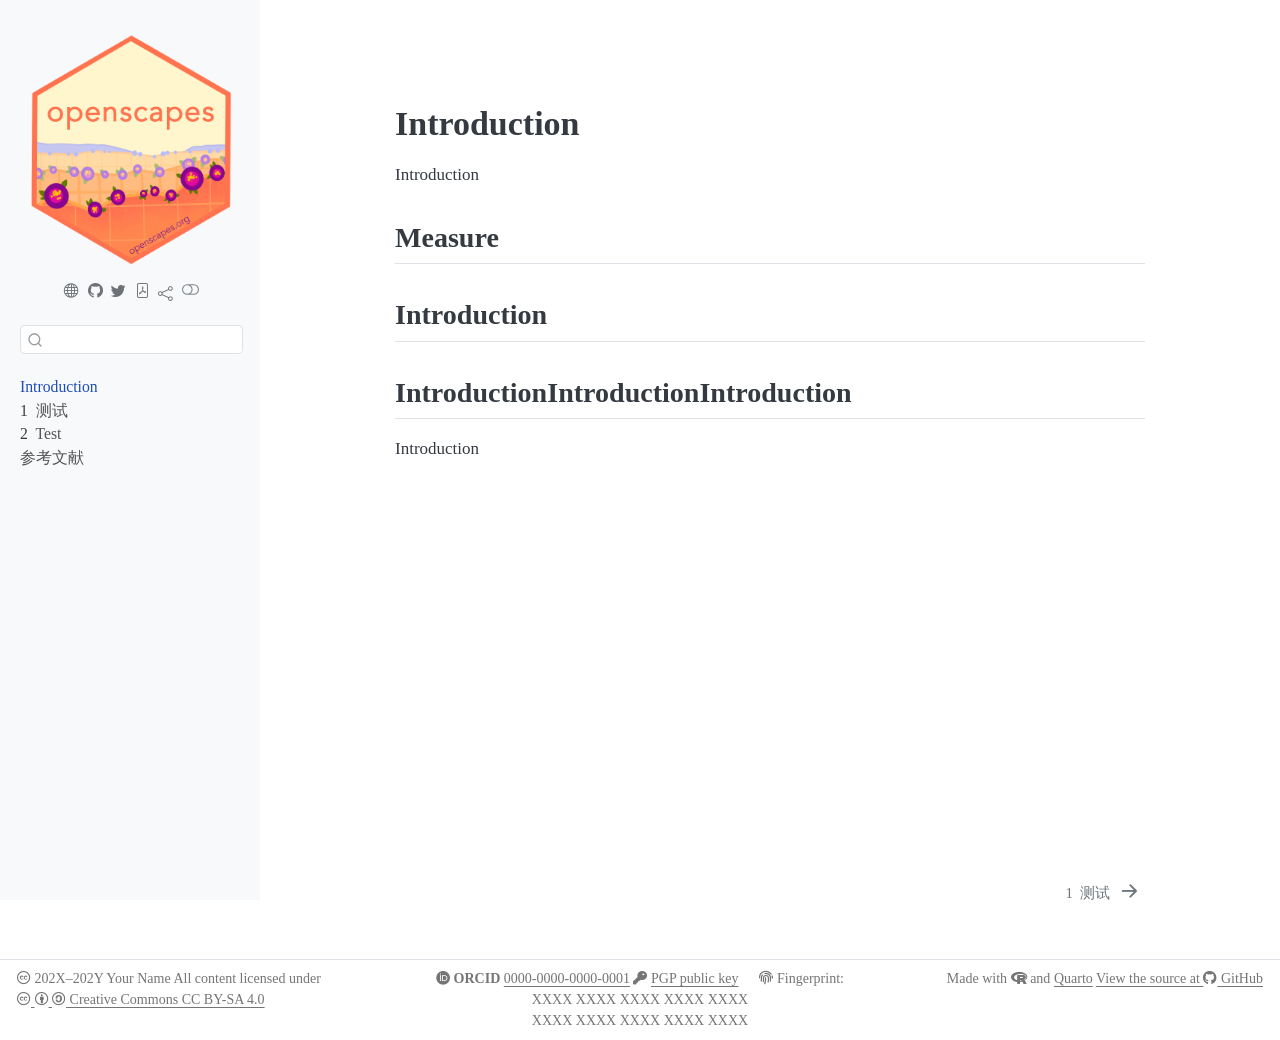
<file: _book/index.html>
<!DOCTYPE html>
<html xmlns="http://www.w3.org/1999/xhtml" lang="zh-Hans" xml:lang="zh-Hans"><head>

<meta charset="utf-8">
<meta name="generator" content="quarto-1.9.36">

<meta name="viewport" content="width=device-width, initial-scale=1.0, user-scalable=yes">

<meta name="author" content="Your Name">

<title>概率论讲义</title>
<style>
/* Default styles provided by pandoc.
** See https://pandoc.org/MANUAL.html#variables-for-html for config info.
*/
code{white-space: pre-wrap;}
span.smallcaps{font-variant: small-caps;}
div.columns{display: flex; gap: min(4vw, 1.5em);}
div.column{flex: auto; overflow-x: auto;}
div.hanging-indent{margin-left: 1.5em; text-indent: -1.5em;}
ul.task-list{list-style: none;}
ul.task-list li input[type="checkbox"] {
  width: 0.8em;
  margin: 0 0.8em 0.2em -1em; /* quarto-specific, see https://github.com/quarto-dev/quarto-cli/issues/4556 */ 
  vertical-align: middle;
}
</style>


<script src="site_libs/quarto-nav/quarto-nav.js"></script>
<script src="site_libs/clipboard/clipboard.min.js"></script>
<script src="site_libs/quarto-search/autocomplete.umd.js"></script>
<script src="site_libs/quarto-search/fuse.min.js"></script>
<script src="site_libs/quarto-search/quarto-search.js"></script>
<meta name="quarto:offset" content="./">
<link href="./chap1.html" rel="next">
<script src="site_libs/quarto-html/quarto.js" type="module"></script>
<script src="site_libs/quarto-html/tabsets/tabsets.js" type="module"></script>
<script src="site_libs/quarto-html/popper.min.js"></script>
<script src="site_libs/quarto-html/tippy.umd.min.js"></script>
<script src="site_libs/quarto-html/anchor.min.js"></script>
<link href="site_libs/quarto-html/tippy.css" rel="stylesheet">
<link href="site_libs/quarto-html/quarto-syntax-highlighting-845c23b38eaddc0f92fda52bfe77a8c8.css" rel="stylesheet" class="quarto-color-scheme" id="quarto-text-highlighting-styles">
<link href="site_libs/quarto-html/quarto-syntax-highlighting-dark-f418161beb48e0141c760e455f12af2c.css" rel="stylesheet" class="quarto-color-scheme quarto-color-alternate" id="quarto-text-highlighting-styles">
<link href="site_libs/quarto-html/quarto-syntax-highlighting-845c23b38eaddc0f92fda52bfe77a8c8.css" rel="stylesheet" class="quarto-color-scheme-extra" id="quarto-text-highlighting-styles">
<script src="site_libs/bootstrap/bootstrap.min.js"></script>
<link href="site_libs/bootstrap/bootstrap-icons.css" rel="stylesheet">
<link href="site_libs/bootstrap/bootstrap-f30070416b0becb2d32f534169d3247e.min.css" rel="stylesheet" append-hash="true" class="quarto-color-scheme" id="quarto-bootstrap" data-mode="light">
<link href="site_libs/bootstrap/bootstrap-dark-75181de6992e4b494e0abd6e3d39df94.min.css" rel="stylesheet" append-hash="true" class="quarto-color-scheme quarto-color-alternate" id="quarto-bootstrap" data-mode="dark">
<link href="site_libs/bootstrap/bootstrap-f30070416b0becb2d32f534169d3247e.min.css" rel="stylesheet" append-hash="true" class="quarto-color-scheme-extra" id="quarto-bootstrap" data-mode="light">
<link href="site_libs/quarto-contrib/fontawesome6-0.1.0/all.css" rel="stylesheet">
<link href="site_libs/quarto-contrib/fontawesome6-0.1.0/latex-fontsize.css" rel="stylesheet">
<script id="quarto-search-options" type="application/json">{
  "location": "sidebar",
  "copy-button": false,
  "collapse-after": 3,
  "panel-placement": "start",
  "type": "textbox",
  "limit": 50,
  "keyboard-shortcut": [
    "f",
    "/",
    "s"
  ],
  "show-item-context": false,
  "language": {
    "search-no-results-text": "没有结果",
    "search-matching-documents-text": "匹配的文档",
    "search-copy-link-title": "复制搜索链接",
    "search-hide-matches-text": "隐藏其它匹配结果",
    "search-more-match-text": "更多匹配结果",
    "search-more-matches-text": "更多匹配结果",
    "search-clear-button-title": "清除",
    "search-text-placeholder": "",
    "search-detached-cancel-button-title": "取消",
    "search-submit-button-title": "提交",
    "search-label": "搜索"
  }
}</script>


<link rel="stylesheet" href="styles.css">
</head>

<body class="nav-sidebar docked fullcontent quarto-light"><script id="quarto-html-before-body" type="application/javascript">
    const toggleBodyColorMode = (bsSheetEl) => {
      const mode = bsSheetEl.getAttribute("data-mode");
      const bodyEl = window.document.querySelector("body");
      if (mode === "dark") {
        bodyEl.classList.add("quarto-dark");
        bodyEl.classList.remove("quarto-light");
      } else {
        bodyEl.classList.add("quarto-light");
        bodyEl.classList.remove("quarto-dark");
      }
    }
    const toggleBodyColorPrimary = () => {
      const bsSheetEl = window.document.querySelector("link#quarto-bootstrap:not([rel=disabled-stylesheet])");
      if (bsSheetEl) {
        toggleBodyColorMode(bsSheetEl);
      }
    }
    const setColorSchemeToggle = (alternate) => {
      const toggles = window.document.querySelectorAll('.quarto-color-scheme-toggle');
      for (let i=0; i < toggles.length; i++) {
        const toggle = toggles[i];
        if (toggle) {
          if (alternate) {
            toggle.classList.add("alternate");
          } else {
            toggle.classList.remove("alternate");
          }
        }
      }
    };
    const toggleColorMode = (alternate) => {
      // Switch the stylesheets
      const primaryStylesheets = window.document.querySelectorAll('link.quarto-color-scheme:not(.quarto-color-alternate)');
      const alternateStylesheets = window.document.querySelectorAll('link.quarto-color-scheme.quarto-color-alternate');
      manageTransitions('#quarto-margin-sidebar .nav-link', false);
      if (alternate) {
        // note: dark is layered on light, we don't disable primary!
        enableStylesheet(alternateStylesheets);
        for (const sheetNode of alternateStylesheets) {
          if (sheetNode.id === "quarto-bootstrap") {
            toggleBodyColorMode(sheetNode);
          }
        }
      } else {
        disableStylesheet(alternateStylesheets);
        enableStylesheet(primaryStylesheets)
        toggleBodyColorPrimary();
      }
      manageTransitions('#quarto-margin-sidebar .nav-link', true);
      // Switch the toggles
      setColorSchemeToggle(alternate)
      // Hack to workaround the fact that safari doesn't
      // properly recolor the scrollbar when toggling (#1455)
      if (navigator.userAgent.indexOf('Safari') > 0 && navigator.userAgent.indexOf('Chrome') == -1) {
        manageTransitions("body", false);
        window.scrollTo(0, 1);
        setTimeout(() => {
          window.scrollTo(0, 0);
          manageTransitions("body", true);
        }, 40);
      }
    }
    const disableStylesheet = (stylesheets) => {
      for (let i=0; i < stylesheets.length; i++) {
        const stylesheet = stylesheets[i];
        stylesheet.rel = 'disabled-stylesheet';
      }
    }
    const enableStylesheet = (stylesheets) => {
      for (let i=0; i < stylesheets.length; i++) {
        const stylesheet = stylesheets[i];
        if(stylesheet.rel !== 'stylesheet') { // for Chrome, which will still FOUC without this check
          stylesheet.rel = 'stylesheet';
        }
      }
    }
    const manageTransitions = (selector, allowTransitions) => {
      const els = window.document.querySelectorAll(selector);
      for (let i=0; i < els.length; i++) {
        const el = els[i];
        if (allowTransitions) {
          el.classList.remove('notransition');
        } else {
          el.classList.add('notransition');
        }
      }
    }
    const isFileUrl = () => {
      return window.location.protocol === 'file:';
    }
    const hasAlternateSentinel = () => {
      let styleSentinel = getColorSchemeSentinel();
      if (styleSentinel !== null) {
        return styleSentinel === "alternate";
      } else {
        return false;
      }
    }
    const setStyleSentinel = (alternate) => {
      const value = alternate ? "alternate" : "default";
      if (!isFileUrl()) {
        window.localStorage.setItem("quarto-color-scheme", value);
      } else {
        localAlternateSentinel = value;
      }
    }
    const getColorSchemeSentinel = () => {
      if (!isFileUrl()) {
        const storageValue = window.localStorage.getItem("quarto-color-scheme");
        return storageValue != null ? storageValue : localAlternateSentinel;
      } else {
        return localAlternateSentinel;
      }
    }
    const toggleGiscusIfUsed = (isAlternate, darkModeDefault) => {
      const baseTheme = document.querySelector('#giscus-base-theme')?.value ?? 'light';
      const alternateTheme = document.querySelector('#giscus-alt-theme')?.value ?? 'dark';
      let newTheme = '';
      if(authorPrefersDark) {
        newTheme = isAlternate ? baseTheme : alternateTheme;
      } else {
        newTheme = isAlternate ? alternateTheme : baseTheme;
      }
      const changeGiscusTheme = () => {
        // From: https://github.com/giscus/giscus/issues/336
        const sendMessage = (message) => {
          const iframe = document.querySelector('iframe.giscus-frame');
          if (!iframe) return;
          iframe.contentWindow.postMessage({ giscus: message }, 'https://giscus.app');
        }
        sendMessage({
          setConfig: {
            theme: newTheme
          }
        });
      }
      const isGiscussLoaded = window.document.querySelector('iframe.giscus-frame') !== null;
      if (isGiscussLoaded) {
        changeGiscusTheme();
      }
    };
    const authorPrefersDark = false;
    const darkModeDefault = authorPrefersDark;
      document.querySelector('link#quarto-text-highlighting-styles.quarto-color-scheme-extra').rel = 'disabled-stylesheet';
      document.querySelector('link#quarto-bootstrap.quarto-color-scheme-extra').rel = 'disabled-stylesheet';
    let localAlternateSentinel = darkModeDefault ? 'alternate' : 'default';
    // Dark / light mode switch
    window.quartoToggleColorScheme = () => {
      // Read the current dark / light value
      let toAlternate = !hasAlternateSentinel();
      toggleColorMode(toAlternate);
      setStyleSentinel(toAlternate);
      toggleGiscusIfUsed(toAlternate, darkModeDefault);
      window.dispatchEvent(new Event('resize'));
    };
    // Switch to dark mode if need be
    if (hasAlternateSentinel()) {
      toggleColorMode(true);
    } else {
      toggleColorMode(false);
    }
  </script>

<div id="quarto-search-results"></div>
  <header id="quarto-header" class="headroom fixed-top">
  <nav class="quarto-secondary-nav">
    <div class="container-fluid d-flex">
      <button type="button" class="quarto-btn-toggle btn" data-bs-toggle="collapse" role="button" data-bs-target=".quarto-sidebar-collapse-item" aria-controls="quarto-sidebar" aria-expanded="false" aria-label="展开或折叠侧边栏导航" onclick="if (window.quartoToggleHeadroom) { window.quartoToggleHeadroom(); }">
        <i class="bi bi-layout-text-sidebar-reverse"></i>
      </button>
        <nav class="quarto-page-breadcrumbs" aria-label="breadcrumb"><ol class="breadcrumb"><li class="breadcrumb-item"><a href="./index.html">Introduction</a></li></ol></nav>
        <a class="flex-grow-1" role="navigation" data-bs-toggle="collapse" data-bs-target=".quarto-sidebar-collapse-item" aria-controls="quarto-sidebar" aria-expanded="false" aria-label="展开或折叠侧边栏导航" onclick="if (window.quartoToggleHeadroom) { window.quartoToggleHeadroom(); }">      
        </a>
      <button type="button" class="btn quarto-search-button" aria-label="搜索" onclick="window.quartoOpenSearch();">
        <i class="bi bi-search"></i>
      </button>
    </div>
  </nav>
</header>
<!-- content -->
<div id="quarto-content" class="quarto-container page-columns page-rows-contents page-layout-article">
<!-- sidebar -->
  <nav id="quarto-sidebar" class="sidebar collapse collapse-horizontal quarto-sidebar-collapse-item sidebar-navigation docked overflow-auto">
    <div class="pt-lg-2 mt-2 text-center sidebar-header sidebar-header-stacked">
      <a href="./index.html" class="sidebar-logo-link">
      <img src="./images/openscapes_hex.png" alt="Openscapes hex logo (test)" class="sidebar-logo light-content py-0 d-lg-inline d-none">
      <img src="./images/openscapes_hex.png" alt="Openscapes hex logo (test)" class="sidebar-logo dark-content py-0 d-lg-inline d-none">
      </a>
    <div class="sidebar-title mb-0 py-0">
      <a href="./">概率论讲义</a> 
        <div class="sidebar-tools-main tools-wide">
    <a href="https://your-website.com" title="Your Website" class="quarto-navigation-tool px-1" aria-label="Your Website"><i class="bi bi-globe"></i></a>
    <a href="https://github.com/yourusername/yourrepo" title="" class="quarto-navigation-tool px-1" aria-label=""><i class="bi bi-github"></i></a>
    <a href="https://twitter.com/yourusername" title="My Twitter" class="quarto-navigation-tool px-1" aria-label="My Twitter"><i class="bi bi-twitter"></i></a>
    <a href="./概率论讲义.pdf" title="Download PDF" class="quarto-navigation-tool px-1" aria-label="Download PDF"><i class="bi bi-file-pdf"></i></a>
    <div class="dropdown">
      <a href="" title="Share" id="quarto-navigation-tool-dropdown-0" class="quarto-navigation-tool dropdown-toggle px-1" data-bs-toggle="dropdown" aria-expanded="false" role="link" aria-label="Share"><i class="bi bi-share"></i></a>
      <ul class="dropdown-menu" aria-labelledby="quarto-navigation-tool-dropdown-0">
          <li>
            <a class="dropdown-item sidebar-tools-main-item" href="https://twitter.com/intent/tweet?url=|url|">
              <i class="bi bi-twitter pe-1"></i>
            Twitter
            </a>
          </li>
          <li>
            <a class="dropdown-item sidebar-tools-main-item" href="https://www.facebook.com/sharer/sharer.php?u=|url|">
              <i class="bi bi-facebook pe-1"></i>
            Facebook
            </a>
          </li>
      </ul>
    </div>
  <a href="" class="quarto-color-scheme-toggle quarto-navigation-tool  px-1" onclick="window.quartoToggleColorScheme(); return false;" title="切换深色模式"><i class="bi"></i></a>
</div>
    </div>
      </div>
        <div class="mt-2 flex-shrink-0 align-items-center">
        <div class="sidebar-search">
        <div id="quarto-search" class="" title="搜索"></div>
        </div>
        </div>
    <div class="sidebar-menu-container"> 
    <ul class="list-unstyled mt-1">
        <li class="sidebar-item">
  <div class="sidebar-item-container"> 
  <a href="./index.html" class="sidebar-item-text sidebar-link active">
 <span class="menu-text">Introduction</span></a>
  </div>
</li>
        <li class="sidebar-item">
  <div class="sidebar-item-container"> 
  <a href="./chap1.html" class="sidebar-item-text sidebar-link">
 <span class="menu-text"><span class="chapter-number">1</span>&nbsp; <span class="chapter-title">测试</span></span></a>
  </div>
</li>
        <li class="sidebar-item">
  <div class="sidebar-item-container"> 
  <a href="./chap2.html" class="sidebar-item-text sidebar-link">
 <span class="menu-text"><span class="chapter-number">2</span>&nbsp; <span class="chapter-title">Test</span></span></a>
  </div>
</li>
        <li class="sidebar-item">
  <div class="sidebar-item-container"> 
  <a href="./ref.html" class="sidebar-item-text sidebar-link">
 <span class="menu-text">参考文献</span></a>
  </div>
</li>
    </ul>
    </div>
</nav>
<div id="quarto-sidebar-glass" class="quarto-sidebar-collapse-item" data-bs-toggle="collapse" data-bs-target=".quarto-sidebar-collapse-item"></div>
<!-- margin-sidebar -->
    
<!-- main -->
<main class="content" id="quarto-document-content">


<header id="title-block-header" class="quarto-title-block default">
<div class="quarto-title">
<h1 class="title">概率论讲义</h1>
</div>


<div class="quarto-title-meta-author">
  <div class="quarto-title-meta-heading">作者</div>
  <div class="quarto-title-meta-heading">单位</div>
  
    <div class="quarto-title-meta-contents">
    <p class="author"><a href="https://your-university.edu/your-profile">Your Name</a> <a href="mailto:your.email@university.edu" class="quarto-title-author-email"><i class="bi bi-envelope"></i></a> <a href="https://orcid.org/0000-0000-0000-0001" class="quarto-title-author-orcid"> <img src="[data-uri]"></a></p>
  </div>
  <div class="quarto-title-meta-contents">
        <p class="affiliation">
            Your University
          </p>
      </div>
  </div>

<div class="quarto-title-meta">

      
  
    
  </div>
  


</header>


<section id="introduction" class="level1 unnumbered">
<h1 class="unnumbered">Introduction</h1>
<p>Introduction</p>
<section id="measure" class="level2">
<h2 class="anchored" data-anchor-id="measure">Measure</h2>
</section>
<section id="introduction-1" class="level2">
<h2 class="anchored" data-anchor-id="introduction-1">Introduction</h2>
</section>
<section id="introductionintroductionintroduction" class="level2">
<h2 class="anchored" data-anchor-id="introductionintroductionintroduction">IntroductionIntroductionIntroduction</h2>
<p>Introduction</p>


</section>
</section>

</main> <!-- /main -->
<script id="quarto-html-after-body" type="application/javascript">
  window.document.addEventListener("DOMContentLoaded", function (event) {
    // Ensure there is a toggle, if there isn't float one in the top right
    if (window.document.querySelector('.quarto-color-scheme-toggle') === null) {
      const a = window.document.createElement('a');
      a.classList.add('top-right');
      a.classList.add('quarto-color-scheme-toggle');
      a.href = "";
      a.onclick = function() { try { window.quartoToggleColorScheme(); } catch {} return false; };
      const i = window.document.createElement("i");
      i.classList.add('bi');
      a.appendChild(i);
      window.document.body.appendChild(a);
    }
    setColorSchemeToggle(hasAlternateSentinel())
    const icon = "";
    const anchorJS = new window.AnchorJS();
    anchorJS.options = {
      placement: 'right',
      icon: icon
    };
    anchorJS.add('.anchored');
    const isCodeAnnotation = (el) => {
      for (const clz of el.classList) {
        if (clz.startsWith('code-annotation-')) {                     
          return true;
        }
      }
      return false;
    }
    const onCopySuccess = function(e) {
      // button target
      const button = e.trigger;
      // don't keep focus
      button.blur();
      // flash "checked"
      button.classList.add('code-copy-button-checked');
      var currentTitle = button.getAttribute("title");
      button.setAttribute("title", "已复制");
      let tooltip;
      if (window.bootstrap) {
        button.setAttribute("data-bs-toggle", "tooltip");
        button.setAttribute("data-bs-placement", "left");
        button.setAttribute("data-bs-title", "已复制");
        tooltip = new bootstrap.Tooltip(button, 
          { trigger: "manual", 
            customClass: "code-copy-button-tooltip",
            offset: [0, -8]});
        tooltip.show();    
      }
      setTimeout(function() {
        if (tooltip) {
          tooltip.hide();
          button.removeAttribute("data-bs-title");
          button.removeAttribute("data-bs-toggle");
          button.removeAttribute("data-bs-placement");
        }
        button.setAttribute("title", currentTitle);
        button.classList.remove('code-copy-button-checked');
      }, 1000);
      // clear code selection
      e.clearSelection();
    }
    const getTextToCopy = function(trigger) {
      const outerScaffold = trigger.parentElement.cloneNode(true);
      const codeEl = outerScaffold.querySelector('code');
      for (const childEl of codeEl.children) {
        if (isCodeAnnotation(childEl)) {
          childEl.remove();
        }
      }
      return codeEl.innerText;
    }
    const clipboard = new window.ClipboardJS('.code-copy-button:not([data-in-quarto-modal])', {
      text: getTextToCopy
    });
    clipboard.on('success', onCopySuccess);
    if (window.document.getElementById('quarto-embedded-source-code-modal')) {
      const clipboardModal = new window.ClipboardJS('.code-copy-button[data-in-quarto-modal]', {
        text: getTextToCopy,
        container: window.document.getElementById('quarto-embedded-source-code-modal')
      });
      clipboardModal.on('success', onCopySuccess);
    }
      var localhostRegex = new RegExp(/^(?:http|https):\/\/localhost\:?[0-9]*\//);
      var mailtoRegex = new RegExp(/^mailto:/);
        var filterRegex = new RegExp("https:\/\/your-site\.example\.com\/");
      var isInternal = (href) => {
          return filterRegex.test(href) || localhostRegex.test(href) || mailtoRegex.test(href);
      }
      // Inspect non-navigation links and adorn them if external
     var links = window.document.querySelectorAll('a[href]:not(.nav-link):not(.navbar-brand):not(.toc-action):not(.sidebar-link):not(.sidebar-item-toggle):not(.pagination-link):not(.no-external):not([aria-hidden]):not(.dropdown-item):not(.quarto-navigation-tool):not(.about-link)');
      for (var i=0; i<links.length; i++) {
        const link = links[i];
        if (!isInternal(link.href)) {
          // undo the damage that might have been done by quarto-nav.js in the case of
          // links that we want to consider external
          if (link.dataset.originalHref !== undefined) {
            link.href = link.dataset.originalHref;
          }
        }
      }
    function tippyHover(el, contentFn, onTriggerFn, onUntriggerFn) {
      const config = {
        allowHTML: true,
        maxWidth: 500,
        delay: 100,
        arrow: false,
        appendTo: function(el) {
            return el.parentElement;
        },
        interactive: true,
        interactiveBorder: 10,
        theme: 'quarto',
        placement: 'bottom-start',
      };
      if (contentFn) {
        config.content = contentFn;
      }
      if (onTriggerFn) {
        config.onTrigger = onTriggerFn;
      }
      if (onUntriggerFn) {
        config.onUntrigger = onUntriggerFn;
      }
      window.tippy(el, config); 
    }
    const noterefs = window.document.querySelectorAll('a[role="doc-noteref"]');
    for (var i=0; i<noterefs.length; i++) {
      const ref = noterefs[i];
      tippyHover(ref, function() {
        // use id or data attribute instead here
        let href = ref.getAttribute('data-footnote-href') || ref.getAttribute('href');
        try { href = new URL(href).hash; } catch {}
        const id = href.replace(/^#\/?/, "");
        const note = window.document.getElementById(id);
        if (note) {
          return note.innerHTML;
        } else {
          return "";
        }
      });
    }
    const xrefs = window.document.querySelectorAll('a.quarto-xref');
    const processXRef = (id, note) => {
      // Strip column container classes
      const stripColumnClz = (el) => {
        el.classList.remove("page-full", "page-columns");
        if (el.children) {
          for (const child of el.children) {
            stripColumnClz(child);
          }
        }
      }
      stripColumnClz(note)
      if (id === null || id.startsWith('sec-')) {
        // Special case sections, only their first couple elements
        const container = document.createElement("div");
        if (note.children && note.children.length > 2) {
          container.appendChild(note.children[0].cloneNode(true));
          for (let i = 1; i < note.children.length; i++) {
            const child = note.children[i];
            if (child.tagName === "P" && child.innerText === "") {
              continue;
            } else {
              container.appendChild(child.cloneNode(true));
              break;
            }
          }
          if (window.Quarto?.typesetMath) {
            window.Quarto.typesetMath(container);
          }
          return container.innerHTML
        } else {
          if (window.Quarto?.typesetMath) {
            window.Quarto.typesetMath(note);
          }
          return note.innerHTML;
        }
      } else {
        // Remove any anchor links if they are present
        const anchorLink = note.querySelector('a.anchorjs-link');
        if (anchorLink) {
          anchorLink.remove();
        }
        if (window.Quarto?.typesetMath) {
          window.Quarto.typesetMath(note);
        }
        if (note.classList.contains("callout")) {
          return note.outerHTML;
        } else {
          return note.innerHTML;
        }
      }
    }
    for (var i=0; i<xrefs.length; i++) {
      const xref = xrefs[i];
      tippyHover(xref, undefined, function(instance) {
        instance.disable();
        let url = xref.getAttribute('href');
        let hash = undefined; 
        if (url.startsWith('#')) {
          hash = url;
        } else {
          try { hash = new URL(url).hash; } catch {}
        }
        if (hash) {
          const id = hash.replace(/^#\/?/, "");
          const note = window.document.getElementById(id);
          if (note !== null) {
            try {
              const html = processXRef(id, note.cloneNode(true));
              instance.setContent(html);
            } finally {
              instance.enable();
              instance.show();
            }
          } else {
            // See if we can fetch this
            fetch(url.split('#')[0])
            .then(res => res.text())
            .then(html => {
              const parser = new DOMParser();
              const htmlDoc = parser.parseFromString(html, "text/html");
              const note = htmlDoc.getElementById(id);
              if (note !== null) {
                const html = processXRef(id, note);
                instance.setContent(html);
              } 
            }).finally(() => {
              instance.enable();
              instance.show();
            });
          }
        } else {
          // See if we can fetch a full url (with no hash to target)
          // This is a special case and we should probably do some content thinning / targeting
          fetch(url)
          .then(res => res.text())
          .then(html => {
            const parser = new DOMParser();
            const htmlDoc = parser.parseFromString(html, "text/html");
            const note = htmlDoc.querySelector('main.content');
            if (note !== null) {
              // This should only happen for chapter cross references
              // (since there is no id in the URL)
              // remove the first header
              if (note.children.length > 0 && note.children[0].tagName === "HEADER") {
                note.children[0].remove();
              }
              const html = processXRef(null, note);
              instance.setContent(html);
            } 
          }).finally(() => {
            instance.enable();
            instance.show();
          });
        }
      }, function(instance) {
      });
    }
        let selectedAnnoteEl;
        const selectorForAnnotation = ( cell, annotation) => {
          let cellAttr = 'data-code-cell="' + cell + '"';
          let lineAttr = 'data-code-annotation="' +  annotation + '"';
          const selector = 'span[' + cellAttr + '][' + lineAttr + ']';
          return selector;
        }
        const selectCodeLines = (annoteEl) => {
          const doc = window.document;
          const targetCell = annoteEl.getAttribute("data-target-cell");
          const targetAnnotation = annoteEl.getAttribute("data-target-annotation");
          const annoteSpan = window.document.querySelector(selectorForAnnotation(targetCell, targetAnnotation));
          const lines = annoteSpan.getAttribute("data-code-lines").split(",");
          const lineIds = lines.map((line) => {
            return targetCell + "-" + line;
          })
          let top = null;
          let height = null;
          let parent = null;
          if (lineIds.length > 0) {
              //compute the position of the single el (top and bottom and make a div)
              const el = window.document.getElementById(lineIds[0]);
              top = el.offsetTop;
              height = el.offsetHeight;
              parent = el.parentElement.parentElement;
            if (lineIds.length > 1) {
              const lastEl = window.document.getElementById(lineIds[lineIds.length - 1]);
              const bottom = lastEl.offsetTop + lastEl.offsetHeight;
              height = bottom - top;
            }
            if (top !== null && height !== null && parent !== null) {
              // cook up a div (if necessary) and position it 
              let div = window.document.getElementById("code-annotation-line-highlight");
              if (div === null) {
                div = window.document.createElement("div");
                div.setAttribute("id", "code-annotation-line-highlight");
                div.style.position = 'absolute';
                parent.appendChild(div);
              }
              div.style.top = top - 2 + "px";
              div.style.height = height + 4 + "px";
              div.style.left = 0;
              let gutterDiv = window.document.getElementById("code-annotation-line-highlight-gutter");
              if (gutterDiv === null) {
                gutterDiv = window.document.createElement("div");
                gutterDiv.setAttribute("id", "code-annotation-line-highlight-gutter");
                gutterDiv.style.position = 'absolute';
                const codeCell = window.document.getElementById(targetCell);
                const gutter = codeCell.querySelector('.code-annotation-gutter');
                gutter.appendChild(gutterDiv);
              }
              gutterDiv.style.top = top - 2 + "px";
              gutterDiv.style.height = height + 4 + "px";
            }
            selectedAnnoteEl = annoteEl;
          }
        };
        const unselectCodeLines = () => {
          const elementsIds = ["code-annotation-line-highlight", "code-annotation-line-highlight-gutter"];
          elementsIds.forEach((elId) => {
            const div = window.document.getElementById(elId);
            if (div) {
              div.remove();
            }
          });
          selectedAnnoteEl = undefined;
        };
          // Handle positioning of the toggle
      window.addEventListener(
        "resize",
        throttle(() => {
          elRect = undefined;
          if (selectedAnnoteEl) {
            selectCodeLines(selectedAnnoteEl);
          }
        }, 10)
      );
      function throttle(fn, ms) {
      let throttle = false;
      let timer;
        return (...args) => {
          if(!throttle) { // first call gets through
              fn.apply(this, args);
              throttle = true;
          } else { // all the others get throttled
              if(timer) clearTimeout(timer); // cancel #2
              timer = setTimeout(() => {
                fn.apply(this, args);
                timer = throttle = false;
              }, ms);
          }
        };
      }
        // Attach click handler to the DT
        const annoteDls = window.document.querySelectorAll('dt[data-target-cell]');
        for (const annoteDlNode of annoteDls) {
          annoteDlNode.addEventListener('click', (event) => {
            const clickedEl = event.target;
            if (clickedEl !== selectedAnnoteEl) {
              unselectCodeLines();
              const activeEl = window.document.querySelector('dt[data-target-cell].code-annotation-active');
              if (activeEl) {
                activeEl.classList.remove('code-annotation-active');
              }
              selectCodeLines(clickedEl);
              clickedEl.classList.add('code-annotation-active');
            } else {
              // Unselect the line
              unselectCodeLines();
              clickedEl.classList.remove('code-annotation-active');
            }
          });
        }
    const findCites = (el) => {
      const parentEl = el.parentElement;
      if (parentEl) {
        const cites = parentEl.dataset.cites;
        if (cites) {
          return {
            el,
            cites: cites.split(' ')
          };
        } else {
          return findCites(el.parentElement)
        }
      } else {
        return undefined;
      }
    };
    var bibliorefs = window.document.querySelectorAll('a[role="doc-biblioref"]');
    for (var i=0; i<bibliorefs.length; i++) {
      const ref = bibliorefs[i];
      const citeInfo = findCites(ref);
      if (citeInfo) {
        tippyHover(citeInfo.el, function() {
          var popup = window.document.createElement('div');
          citeInfo.cites.forEach(function(cite) {
            var citeDiv = window.document.createElement('div');
            citeDiv.classList.add('hanging-indent');
            citeDiv.classList.add('csl-entry');
            var biblioDiv = window.document.getElementById('ref-' + cite);
            if (biblioDiv) {
              citeDiv.innerHTML = biblioDiv.innerHTML;
            }
            popup.appendChild(citeDiv);
          });
          return popup.innerHTML;
        });
      }
    }
  });
  </script>
<nav class="page-navigation">
  <div class="nav-page nav-page-previous">
  </div>
  <div class="nav-page nav-page-next">
      <a href="./chap1.html" class="pagination-link" aria-label="测试">
        <span class="nav-page-text"><span class="chapter-number">1</span>&nbsp; <span class="chapter-title">测试</span></span> <i class="bi bi-arrow-right-short"></i>
      </a>
  </div>
</nav>
</div> <!-- /content -->
<footer class="footer">
  <div class="nav-footer">
    <div class="nav-footer-left">
<p><span class="faux-block"><i class="fa-brands fa-creative-commons" aria-label="creative-commons"></i> 202X–202Y Your Name</span> <span class="faux-block">All content licensed under<br><a href="https://creativecommons.org/licenses/by-sa/4.0/"><i class="fa-brands fa-creative-commons" aria-label="creative-commons"></i> <i class="fa-brands fa-creative-commons-by" aria-label="creative-commons-by"></i> <i class="fa-brands fa-creative-commons-sa" aria-label="creative-commons-sa"></i> Creative Commons CC BY-SA 4.0</a></span></p>
</div>   
    <div class="nav-footer-center">
<p><span class="faux-block"><i class="fa-brands fa-orcid" aria-label="orcid"></i> <strong>ORCID</strong> <a href="https://orcid.org/0000-0000-0000-0001">0000-0000-0000-0001</a></span> <span class="faux-block"><i class="fa-solid fa-key" aria-label="key"></i> <a href="pgp_xzhang.asc.txt">PGP public key</a>   <i class="fa-solid fa-fingerprint" aria-label="fingerprint"></i> Fingerprint:<br><span class="fingerprint">XXXX XXXX XXXX XXXX XXXX<br> XXXX XXXX XXXX XXXX XXXX</span></span></p>
</div>
    <div class="nav-footer-right">
<p><span class="faux-block">Made with <i class="fa-brands fa-r-project" aria-label="r-project"></i> and <a href="https://quarto.org/">Quarto</a></span> <span class="faux-block"><a href="https://github.com/yourusername/yourrepo">View the source at <i class="fa-brands fa-github" aria-label="github"></i> GitHub</a></span></p>
</div>
  </div>
</footer>




</body></html>
</file>
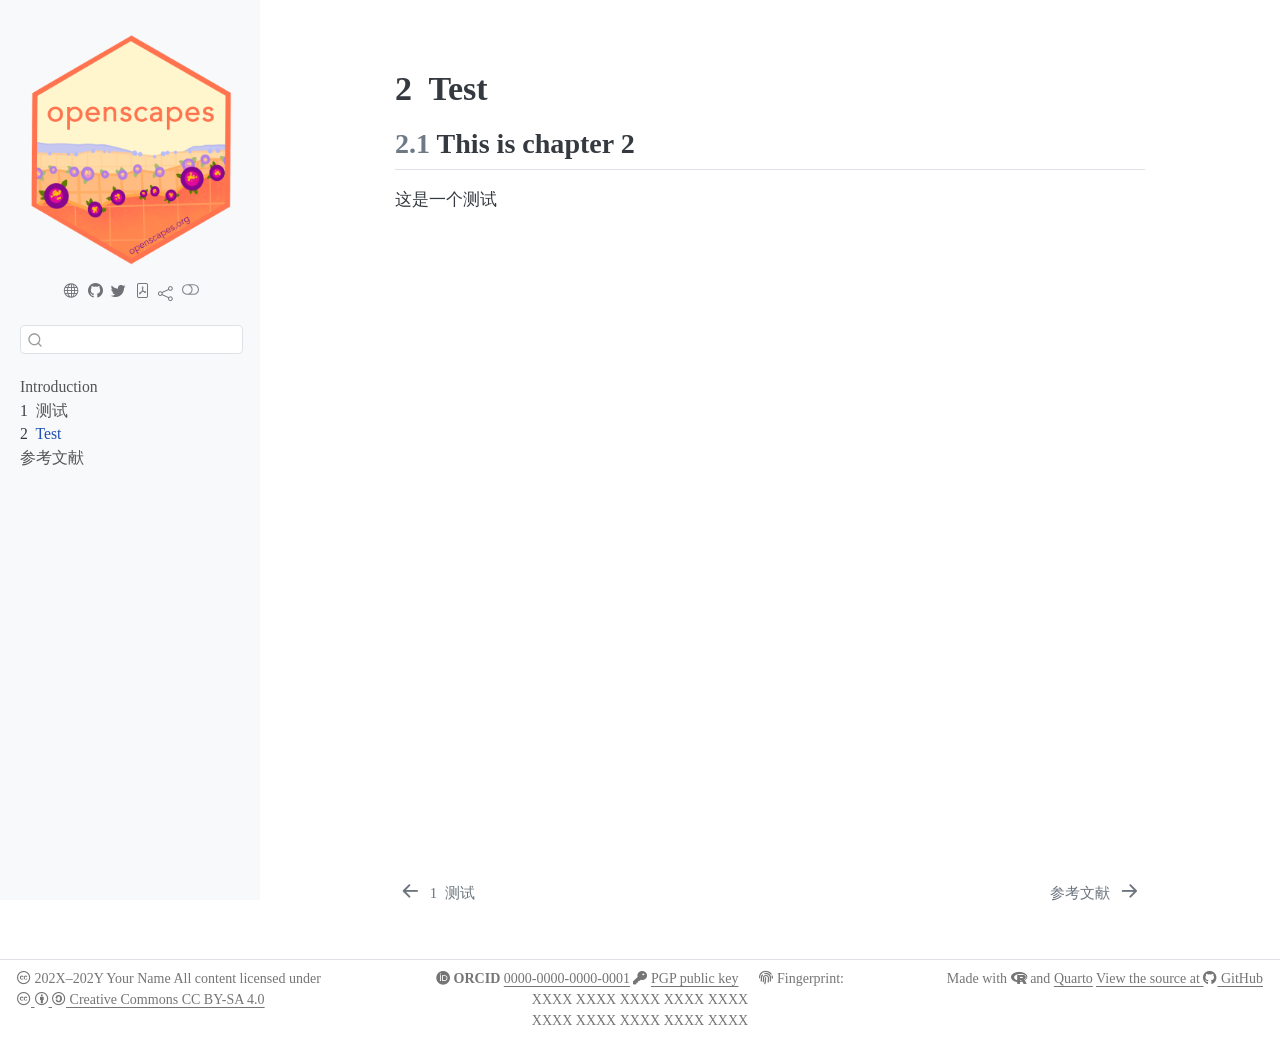
<file: _book/chap2.html>
<!DOCTYPE html>
<html xmlns="http://www.w3.org/1999/xhtml" lang="zh-Hans" xml:lang="zh-Hans"><head>

<meta charset="utf-8">
<meta name="generator" content="quarto-1.9.36">

<meta name="viewport" content="width=device-width, initial-scale=1.0, user-scalable=yes">


<title>2&nbsp; Test – 概率论讲义</title>
<style>
/* Default styles provided by pandoc.
** See https://pandoc.org/MANUAL.html#variables-for-html for config info.
*/
code{white-space: pre-wrap;}
span.smallcaps{font-variant: small-caps;}
div.columns{display: flex; gap: min(4vw, 1.5em);}
div.column{flex: auto; overflow-x: auto;}
div.hanging-indent{margin-left: 1.5em; text-indent: -1.5em;}
ul.task-list{list-style: none;}
ul.task-list li input[type="checkbox"] {
  width: 0.8em;
  margin: 0 0.8em 0.2em -1em; /* quarto-specific, see https://github.com/quarto-dev/quarto-cli/issues/4556 */ 
  vertical-align: middle;
}
</style>


<script src="site_libs/quarto-nav/quarto-nav.js"></script>
<script src="site_libs/clipboard/clipboard.min.js"></script>
<script src="site_libs/quarto-search/autocomplete.umd.js"></script>
<script src="site_libs/quarto-search/fuse.min.js"></script>
<script src="site_libs/quarto-search/quarto-search.js"></script>
<meta name="quarto:offset" content="./">
<link href="./ref.html" rel="next">
<link href="./chap1.html" rel="prev">
<script src="site_libs/quarto-html/quarto.js" type="module"></script>
<script src="site_libs/quarto-html/tabsets/tabsets.js" type="module"></script>
<script src="site_libs/quarto-html/popper.min.js"></script>
<script src="site_libs/quarto-html/tippy.umd.min.js"></script>
<script src="site_libs/quarto-html/anchor.min.js"></script>
<link href="site_libs/quarto-html/tippy.css" rel="stylesheet">
<link href="site_libs/quarto-html/quarto-syntax-highlighting-845c23b38eaddc0f92fda52bfe77a8c8.css" rel="stylesheet" class="quarto-color-scheme" id="quarto-text-highlighting-styles">
<link href="site_libs/quarto-html/quarto-syntax-highlighting-dark-f418161beb48e0141c760e455f12af2c.css" rel="stylesheet" class="quarto-color-scheme quarto-color-alternate" id="quarto-text-highlighting-styles">
<link href="site_libs/quarto-html/quarto-syntax-highlighting-845c23b38eaddc0f92fda52bfe77a8c8.css" rel="stylesheet" class="quarto-color-scheme-extra" id="quarto-text-highlighting-styles">
<script src="site_libs/bootstrap/bootstrap.min.js"></script>
<link href="site_libs/bootstrap/bootstrap-icons.css" rel="stylesheet">
<link href="site_libs/bootstrap/bootstrap-f30070416b0becb2d32f534169d3247e.min.css" rel="stylesheet" append-hash="true" class="quarto-color-scheme" id="quarto-bootstrap" data-mode="light">
<link href="site_libs/bootstrap/bootstrap-dark-75181de6992e4b494e0abd6e3d39df94.min.css" rel="stylesheet" append-hash="true" class="quarto-color-scheme quarto-color-alternate" id="quarto-bootstrap" data-mode="dark">
<link href="site_libs/bootstrap/bootstrap-f30070416b0becb2d32f534169d3247e.min.css" rel="stylesheet" append-hash="true" class="quarto-color-scheme-extra" id="quarto-bootstrap" data-mode="light">
<link href="site_libs/quarto-contrib/fontawesome6-0.1.0/all.css" rel="stylesheet">
<link href="site_libs/quarto-contrib/fontawesome6-0.1.0/latex-fontsize.css" rel="stylesheet">
<script id="quarto-search-options" type="application/json">{
  "location": "sidebar",
  "copy-button": false,
  "collapse-after": 3,
  "panel-placement": "start",
  "type": "textbox",
  "limit": 50,
  "keyboard-shortcut": [
    "f",
    "/",
    "s"
  ],
  "show-item-context": false,
  "language": {
    "search-no-results-text": "没有结果",
    "search-matching-documents-text": "匹配的文档",
    "search-copy-link-title": "复制搜索链接",
    "search-hide-matches-text": "隐藏其它匹配结果",
    "search-more-match-text": "更多匹配结果",
    "search-more-matches-text": "更多匹配结果",
    "search-clear-button-title": "清除",
    "search-text-placeholder": "",
    "search-detached-cancel-button-title": "取消",
    "search-submit-button-title": "提交",
    "search-label": "搜索"
  }
}</script>


<link rel="stylesheet" href="styles.css">
</head>

<body class="nav-sidebar docked fullcontent quarto-light"><script id="quarto-html-before-body" type="application/javascript">
    const toggleBodyColorMode = (bsSheetEl) => {
      const mode = bsSheetEl.getAttribute("data-mode");
      const bodyEl = window.document.querySelector("body");
      if (mode === "dark") {
        bodyEl.classList.add("quarto-dark");
        bodyEl.classList.remove("quarto-light");
      } else {
        bodyEl.classList.add("quarto-light");
        bodyEl.classList.remove("quarto-dark");
      }
    }
    const toggleBodyColorPrimary = () => {
      const bsSheetEl = window.document.querySelector("link#quarto-bootstrap:not([rel=disabled-stylesheet])");
      if (bsSheetEl) {
        toggleBodyColorMode(bsSheetEl);
      }
    }
    const setColorSchemeToggle = (alternate) => {
      const toggles = window.document.querySelectorAll('.quarto-color-scheme-toggle');
      for (let i=0; i < toggles.length; i++) {
        const toggle = toggles[i];
        if (toggle) {
          if (alternate) {
            toggle.classList.add("alternate");
          } else {
            toggle.classList.remove("alternate");
          }
        }
      }
    };
    const toggleColorMode = (alternate) => {
      // Switch the stylesheets
      const primaryStylesheets = window.document.querySelectorAll('link.quarto-color-scheme:not(.quarto-color-alternate)');
      const alternateStylesheets = window.document.querySelectorAll('link.quarto-color-scheme.quarto-color-alternate');
      manageTransitions('#quarto-margin-sidebar .nav-link', false);
      if (alternate) {
        // note: dark is layered on light, we don't disable primary!
        enableStylesheet(alternateStylesheets);
        for (const sheetNode of alternateStylesheets) {
          if (sheetNode.id === "quarto-bootstrap") {
            toggleBodyColorMode(sheetNode);
          }
        }
      } else {
        disableStylesheet(alternateStylesheets);
        enableStylesheet(primaryStylesheets)
        toggleBodyColorPrimary();
      }
      manageTransitions('#quarto-margin-sidebar .nav-link', true);
      // Switch the toggles
      setColorSchemeToggle(alternate)
      // Hack to workaround the fact that safari doesn't
      // properly recolor the scrollbar when toggling (#1455)
      if (navigator.userAgent.indexOf('Safari') > 0 && navigator.userAgent.indexOf('Chrome') == -1) {
        manageTransitions("body", false);
        window.scrollTo(0, 1);
        setTimeout(() => {
          window.scrollTo(0, 0);
          manageTransitions("body", true);
        }, 40);
      }
    }
    const disableStylesheet = (stylesheets) => {
      for (let i=0; i < stylesheets.length; i++) {
        const stylesheet = stylesheets[i];
        stylesheet.rel = 'disabled-stylesheet';
      }
    }
    const enableStylesheet = (stylesheets) => {
      for (let i=0; i < stylesheets.length; i++) {
        const stylesheet = stylesheets[i];
        if(stylesheet.rel !== 'stylesheet') { // for Chrome, which will still FOUC without this check
          stylesheet.rel = 'stylesheet';
        }
      }
    }
    const manageTransitions = (selector, allowTransitions) => {
      const els = window.document.querySelectorAll(selector);
      for (let i=0; i < els.length; i++) {
        const el = els[i];
        if (allowTransitions) {
          el.classList.remove('notransition');
        } else {
          el.classList.add('notransition');
        }
      }
    }
    const isFileUrl = () => {
      return window.location.protocol === 'file:';
    }
    const hasAlternateSentinel = () => {
      let styleSentinel = getColorSchemeSentinel();
      if (styleSentinel !== null) {
        return styleSentinel === "alternate";
      } else {
        return false;
      }
    }
    const setStyleSentinel = (alternate) => {
      const value = alternate ? "alternate" : "default";
      if (!isFileUrl()) {
        window.localStorage.setItem("quarto-color-scheme", value);
      } else {
        localAlternateSentinel = value;
      }
    }
    const getColorSchemeSentinel = () => {
      if (!isFileUrl()) {
        const storageValue = window.localStorage.getItem("quarto-color-scheme");
        return storageValue != null ? storageValue : localAlternateSentinel;
      } else {
        return localAlternateSentinel;
      }
    }
    const toggleGiscusIfUsed = (isAlternate, darkModeDefault) => {
      const baseTheme = document.querySelector('#giscus-base-theme')?.value ?? 'light';
      const alternateTheme = document.querySelector('#giscus-alt-theme')?.value ?? 'dark';
      let newTheme = '';
      if(authorPrefersDark) {
        newTheme = isAlternate ? baseTheme : alternateTheme;
      } else {
        newTheme = isAlternate ? alternateTheme : baseTheme;
      }
      const changeGiscusTheme = () => {
        // From: https://github.com/giscus/giscus/issues/336
        const sendMessage = (message) => {
          const iframe = document.querySelector('iframe.giscus-frame');
          if (!iframe) return;
          iframe.contentWindow.postMessage({ giscus: message }, 'https://giscus.app');
        }
        sendMessage({
          setConfig: {
            theme: newTheme
          }
        });
      }
      const isGiscussLoaded = window.document.querySelector('iframe.giscus-frame') !== null;
      if (isGiscussLoaded) {
        changeGiscusTheme();
      }
    };
    const authorPrefersDark = false;
    const darkModeDefault = authorPrefersDark;
      document.querySelector('link#quarto-text-highlighting-styles.quarto-color-scheme-extra').rel = 'disabled-stylesheet';
      document.querySelector('link#quarto-bootstrap.quarto-color-scheme-extra').rel = 'disabled-stylesheet';
    let localAlternateSentinel = darkModeDefault ? 'alternate' : 'default';
    // Dark / light mode switch
    window.quartoToggleColorScheme = () => {
      // Read the current dark / light value
      let toAlternate = !hasAlternateSentinel();
      toggleColorMode(toAlternate);
      setStyleSentinel(toAlternate);
      toggleGiscusIfUsed(toAlternate, darkModeDefault);
      window.dispatchEvent(new Event('resize'));
    };
    // Switch to dark mode if need be
    if (hasAlternateSentinel()) {
      toggleColorMode(true);
    } else {
      toggleColorMode(false);
    }
  </script>

<div id="quarto-search-results"></div>
  <header id="quarto-header" class="headroom fixed-top">
  <nav class="quarto-secondary-nav">
    <div class="container-fluid d-flex">
      <button type="button" class="quarto-btn-toggle btn" data-bs-toggle="collapse" role="button" data-bs-target=".quarto-sidebar-collapse-item" aria-controls="quarto-sidebar" aria-expanded="false" aria-label="展开或折叠侧边栏导航" onclick="if (window.quartoToggleHeadroom) { window.quartoToggleHeadroom(); }">
        <i class="bi bi-layout-text-sidebar-reverse"></i>
      </button>
        <nav class="quarto-page-breadcrumbs" aria-label="breadcrumb"><ol class="breadcrumb"><li class="breadcrumb-item"><a href="./chap2.html"><span class="chapter-number">2</span>&nbsp; <span class="chapter-title">Test</span></a></li></ol></nav>
        <a class="flex-grow-1" role="navigation" data-bs-toggle="collapse" data-bs-target=".quarto-sidebar-collapse-item" aria-controls="quarto-sidebar" aria-expanded="false" aria-label="展开或折叠侧边栏导航" onclick="if (window.quartoToggleHeadroom) { window.quartoToggleHeadroom(); }">      
        </a>
      <button type="button" class="btn quarto-search-button" aria-label="搜索" onclick="window.quartoOpenSearch();">
        <i class="bi bi-search"></i>
      </button>
    </div>
  </nav>
</header>
<!-- content -->
<div id="quarto-content" class="quarto-container page-columns page-rows-contents page-layout-article">
<!-- sidebar -->
  <nav id="quarto-sidebar" class="sidebar collapse collapse-horizontal quarto-sidebar-collapse-item sidebar-navigation docked overflow-auto">
    <div class="pt-lg-2 mt-2 text-center sidebar-header sidebar-header-stacked">
      <a href="./index.html" class="sidebar-logo-link">
      <img src="./images/openscapes_hex.png" alt="Openscapes hex logo (test)" class="sidebar-logo light-content py-0 d-lg-inline d-none">
      <img src="./images/openscapes_hex.png" alt="Openscapes hex logo (test)" class="sidebar-logo dark-content py-0 d-lg-inline d-none">
      </a>
    <div class="sidebar-title mb-0 py-0">
      <a href="./">概率论讲义</a> 
        <div class="sidebar-tools-main tools-wide">
    <a href="https://your-website.com" title="Your Website" class="quarto-navigation-tool px-1" aria-label="Your Website"><i class="bi bi-globe"></i></a>
    <a href="https://github.com/yourusername/yourrepo" title="" class="quarto-navigation-tool px-1" aria-label=""><i class="bi bi-github"></i></a>
    <a href="https://twitter.com/yourusername" title="My Twitter" class="quarto-navigation-tool px-1" aria-label="My Twitter"><i class="bi bi-twitter"></i></a>
    <a href="./概率论讲义.pdf" title="Download PDF" class="quarto-navigation-tool px-1" aria-label="Download PDF"><i class="bi bi-file-pdf"></i></a>
    <div class="dropdown">
      <a href="" title="Share" id="quarto-navigation-tool-dropdown-0" class="quarto-navigation-tool dropdown-toggle px-1" data-bs-toggle="dropdown" aria-expanded="false" role="link" aria-label="Share"><i class="bi bi-share"></i></a>
      <ul class="dropdown-menu" aria-labelledby="quarto-navigation-tool-dropdown-0">
          <li>
            <a class="dropdown-item sidebar-tools-main-item" href="https://twitter.com/intent/tweet?url=|url|">
              <i class="bi bi-twitter pe-1"></i>
            Twitter
            </a>
          </li>
          <li>
            <a class="dropdown-item sidebar-tools-main-item" href="https://www.facebook.com/sharer/sharer.php?u=|url|">
              <i class="bi bi-facebook pe-1"></i>
            Facebook
            </a>
          </li>
      </ul>
    </div>
  <a href="" class="quarto-color-scheme-toggle quarto-navigation-tool  px-1" onclick="window.quartoToggleColorScheme(); return false;" title="切换深色模式"><i class="bi"></i></a>
</div>
    </div>
      </div>
        <div class="mt-2 flex-shrink-0 align-items-center">
        <div class="sidebar-search">
        <div id="quarto-search" class="" title="搜索"></div>
        </div>
        </div>
    <div class="sidebar-menu-container"> 
    <ul class="list-unstyled mt-1">
        <li class="sidebar-item">
  <div class="sidebar-item-container"> 
  <a href="./index.html" class="sidebar-item-text sidebar-link">
 <span class="menu-text">Introduction</span></a>
  </div>
</li>
        <li class="sidebar-item">
  <div class="sidebar-item-container"> 
  <a href="./chap1.html" class="sidebar-item-text sidebar-link">
 <span class="menu-text"><span class="chapter-number">1</span>&nbsp; <span class="chapter-title">测试</span></span></a>
  </div>
</li>
        <li class="sidebar-item">
  <div class="sidebar-item-container"> 
  <a href="./chap2.html" class="sidebar-item-text sidebar-link active">
 <span class="menu-text"><span class="chapter-number">2</span>&nbsp; <span class="chapter-title">Test</span></span></a>
  </div>
</li>
        <li class="sidebar-item">
  <div class="sidebar-item-container"> 
  <a href="./ref.html" class="sidebar-item-text sidebar-link">
 <span class="menu-text">参考文献</span></a>
  </div>
</li>
    </ul>
    </div>
</nav>
<div id="quarto-sidebar-glass" class="quarto-sidebar-collapse-item" data-bs-toggle="collapse" data-bs-target=".quarto-sidebar-collapse-item"></div>
<!-- margin-sidebar -->
    
<!-- main -->
<main class="content" id="quarto-document-content">


<header id="title-block-header" class="quarto-title-block default">
<div class="quarto-title">
<h1 class="title"><span class="chapter-number">2</span>&nbsp; <span class="chapter-title">Test</span></h1>
</div>



<div class="quarto-title-meta">

    
  
    
  </div>
  


</header>


<section id="this-is-chapter-2" class="level2" data-number="2.1">
<h2 data-number="2.1" class="anchored" data-anchor-id="this-is-chapter-2"><span class="header-section-number">2.1</span> This is chapter 2</h2>
<p>这是一个测试</p>


</section>

</main> <!-- /main -->
<script id="quarto-html-after-body" type="application/javascript">
  window.document.addEventListener("DOMContentLoaded", function (event) {
    // Ensure there is a toggle, if there isn't float one in the top right
    if (window.document.querySelector('.quarto-color-scheme-toggle') === null) {
      const a = window.document.createElement('a');
      a.classList.add('top-right');
      a.classList.add('quarto-color-scheme-toggle');
      a.href = "";
      a.onclick = function() { try { window.quartoToggleColorScheme(); } catch {} return false; };
      const i = window.document.createElement("i");
      i.classList.add('bi');
      a.appendChild(i);
      window.document.body.appendChild(a);
    }
    setColorSchemeToggle(hasAlternateSentinel())
    const icon = "";
    const anchorJS = new window.AnchorJS();
    anchorJS.options = {
      placement: 'right',
      icon: icon
    };
    anchorJS.add('.anchored');
    const isCodeAnnotation = (el) => {
      for (const clz of el.classList) {
        if (clz.startsWith('code-annotation-')) {                     
          return true;
        }
      }
      return false;
    }
    const onCopySuccess = function(e) {
      // button target
      const button = e.trigger;
      // don't keep focus
      button.blur();
      // flash "checked"
      button.classList.add('code-copy-button-checked');
      var currentTitle = button.getAttribute("title");
      button.setAttribute("title", "已复制");
      let tooltip;
      if (window.bootstrap) {
        button.setAttribute("data-bs-toggle", "tooltip");
        button.setAttribute("data-bs-placement", "left");
        button.setAttribute("data-bs-title", "已复制");
        tooltip = new bootstrap.Tooltip(button, 
          { trigger: "manual", 
            customClass: "code-copy-button-tooltip",
            offset: [0, -8]});
        tooltip.show();    
      }
      setTimeout(function() {
        if (tooltip) {
          tooltip.hide();
          button.removeAttribute("data-bs-title");
          button.removeAttribute("data-bs-toggle");
          button.removeAttribute("data-bs-placement");
        }
        button.setAttribute("title", currentTitle);
        button.classList.remove('code-copy-button-checked');
      }, 1000);
      // clear code selection
      e.clearSelection();
    }
    const getTextToCopy = function(trigger) {
      const outerScaffold = trigger.parentElement.cloneNode(true);
      const codeEl = outerScaffold.querySelector('code');
      for (const childEl of codeEl.children) {
        if (isCodeAnnotation(childEl)) {
          childEl.remove();
        }
      }
      return codeEl.innerText;
    }
    const clipboard = new window.ClipboardJS('.code-copy-button:not([data-in-quarto-modal])', {
      text: getTextToCopy
    });
    clipboard.on('success', onCopySuccess);
    if (window.document.getElementById('quarto-embedded-source-code-modal')) {
      const clipboardModal = new window.ClipboardJS('.code-copy-button[data-in-quarto-modal]', {
        text: getTextToCopy,
        container: window.document.getElementById('quarto-embedded-source-code-modal')
      });
      clipboardModal.on('success', onCopySuccess);
    }
      var localhostRegex = new RegExp(/^(?:http|https):\/\/localhost\:?[0-9]*\//);
      var mailtoRegex = new RegExp(/^mailto:/);
        var filterRegex = new RegExp("https:\/\/your-site\.example\.com\/");
      var isInternal = (href) => {
          return filterRegex.test(href) || localhostRegex.test(href) || mailtoRegex.test(href);
      }
      // Inspect non-navigation links and adorn them if external
     var links = window.document.querySelectorAll('a[href]:not(.nav-link):not(.navbar-brand):not(.toc-action):not(.sidebar-link):not(.sidebar-item-toggle):not(.pagination-link):not(.no-external):not([aria-hidden]):not(.dropdown-item):not(.quarto-navigation-tool):not(.about-link)');
      for (var i=0; i<links.length; i++) {
        const link = links[i];
        if (!isInternal(link.href)) {
          // undo the damage that might have been done by quarto-nav.js in the case of
          // links that we want to consider external
          if (link.dataset.originalHref !== undefined) {
            link.href = link.dataset.originalHref;
          }
        }
      }
    function tippyHover(el, contentFn, onTriggerFn, onUntriggerFn) {
      const config = {
        allowHTML: true,
        maxWidth: 500,
        delay: 100,
        arrow: false,
        appendTo: function(el) {
            return el.parentElement;
        },
        interactive: true,
        interactiveBorder: 10,
        theme: 'quarto',
        placement: 'bottom-start',
      };
      if (contentFn) {
        config.content = contentFn;
      }
      if (onTriggerFn) {
        config.onTrigger = onTriggerFn;
      }
      if (onUntriggerFn) {
        config.onUntrigger = onUntriggerFn;
      }
      window.tippy(el, config); 
    }
    const noterefs = window.document.querySelectorAll('a[role="doc-noteref"]');
    for (var i=0; i<noterefs.length; i++) {
      const ref = noterefs[i];
      tippyHover(ref, function() {
        // use id or data attribute instead here
        let href = ref.getAttribute('data-footnote-href') || ref.getAttribute('href');
        try { href = new URL(href).hash; } catch {}
        const id = href.replace(/^#\/?/, "");
        const note = window.document.getElementById(id);
        if (note) {
          return note.innerHTML;
        } else {
          return "";
        }
      });
    }
    const xrefs = window.document.querySelectorAll('a.quarto-xref');
    const processXRef = (id, note) => {
      // Strip column container classes
      const stripColumnClz = (el) => {
        el.classList.remove("page-full", "page-columns");
        if (el.children) {
          for (const child of el.children) {
            stripColumnClz(child);
          }
        }
      }
      stripColumnClz(note)
      if (id === null || id.startsWith('sec-')) {
        // Special case sections, only their first couple elements
        const container = document.createElement("div");
        if (note.children && note.children.length > 2) {
          container.appendChild(note.children[0].cloneNode(true));
          for (let i = 1; i < note.children.length; i++) {
            const child = note.children[i];
            if (child.tagName === "P" && child.innerText === "") {
              continue;
            } else {
              container.appendChild(child.cloneNode(true));
              break;
            }
          }
          if (window.Quarto?.typesetMath) {
            window.Quarto.typesetMath(container);
          }
          return container.innerHTML
        } else {
          if (window.Quarto?.typesetMath) {
            window.Quarto.typesetMath(note);
          }
          return note.innerHTML;
        }
      } else {
        // Remove any anchor links if they are present
        const anchorLink = note.querySelector('a.anchorjs-link');
        if (anchorLink) {
          anchorLink.remove();
        }
        if (window.Quarto?.typesetMath) {
          window.Quarto.typesetMath(note);
        }
        if (note.classList.contains("callout")) {
          return note.outerHTML;
        } else {
          return note.innerHTML;
        }
      }
    }
    for (var i=0; i<xrefs.length; i++) {
      const xref = xrefs[i];
      tippyHover(xref, undefined, function(instance) {
        instance.disable();
        let url = xref.getAttribute('href');
        let hash = undefined; 
        if (url.startsWith('#')) {
          hash = url;
        } else {
          try { hash = new URL(url).hash; } catch {}
        }
        if (hash) {
          const id = hash.replace(/^#\/?/, "");
          const note = window.document.getElementById(id);
          if (note !== null) {
            try {
              const html = processXRef(id, note.cloneNode(true));
              instance.setContent(html);
            } finally {
              instance.enable();
              instance.show();
            }
          } else {
            // See if we can fetch this
            fetch(url.split('#')[0])
            .then(res => res.text())
            .then(html => {
              const parser = new DOMParser();
              const htmlDoc = parser.parseFromString(html, "text/html");
              const note = htmlDoc.getElementById(id);
              if (note !== null) {
                const html = processXRef(id, note);
                instance.setContent(html);
              } 
            }).finally(() => {
              instance.enable();
              instance.show();
            });
          }
        } else {
          // See if we can fetch a full url (with no hash to target)
          // This is a special case and we should probably do some content thinning / targeting
          fetch(url)
          .then(res => res.text())
          .then(html => {
            const parser = new DOMParser();
            const htmlDoc = parser.parseFromString(html, "text/html");
            const note = htmlDoc.querySelector('main.content');
            if (note !== null) {
              // This should only happen for chapter cross references
              // (since there is no id in the URL)
              // remove the first header
              if (note.children.length > 0 && note.children[0].tagName === "HEADER") {
                note.children[0].remove();
              }
              const html = processXRef(null, note);
              instance.setContent(html);
            } 
          }).finally(() => {
            instance.enable();
            instance.show();
          });
        }
      }, function(instance) {
      });
    }
        let selectedAnnoteEl;
        const selectorForAnnotation = ( cell, annotation) => {
          let cellAttr = 'data-code-cell="' + cell + '"';
          let lineAttr = 'data-code-annotation="' +  annotation + '"';
          const selector = 'span[' + cellAttr + '][' + lineAttr + ']';
          return selector;
        }
        const selectCodeLines = (annoteEl) => {
          const doc = window.document;
          const targetCell = annoteEl.getAttribute("data-target-cell");
          const targetAnnotation = annoteEl.getAttribute("data-target-annotation");
          const annoteSpan = window.document.querySelector(selectorForAnnotation(targetCell, targetAnnotation));
          const lines = annoteSpan.getAttribute("data-code-lines").split(",");
          const lineIds = lines.map((line) => {
            return targetCell + "-" + line;
          })
          let top = null;
          let height = null;
          let parent = null;
          if (lineIds.length > 0) {
              //compute the position of the single el (top and bottom and make a div)
              const el = window.document.getElementById(lineIds[0]);
              top = el.offsetTop;
              height = el.offsetHeight;
              parent = el.parentElement.parentElement;
            if (lineIds.length > 1) {
              const lastEl = window.document.getElementById(lineIds[lineIds.length - 1]);
              const bottom = lastEl.offsetTop + lastEl.offsetHeight;
              height = bottom - top;
            }
            if (top !== null && height !== null && parent !== null) {
              // cook up a div (if necessary) and position it 
              let div = window.document.getElementById("code-annotation-line-highlight");
              if (div === null) {
                div = window.document.createElement("div");
                div.setAttribute("id", "code-annotation-line-highlight");
                div.style.position = 'absolute';
                parent.appendChild(div);
              }
              div.style.top = top - 2 + "px";
              div.style.height = height + 4 + "px";
              div.style.left = 0;
              let gutterDiv = window.document.getElementById("code-annotation-line-highlight-gutter");
              if (gutterDiv === null) {
                gutterDiv = window.document.createElement("div");
                gutterDiv.setAttribute("id", "code-annotation-line-highlight-gutter");
                gutterDiv.style.position = 'absolute';
                const codeCell = window.document.getElementById(targetCell);
                const gutter = codeCell.querySelector('.code-annotation-gutter');
                gutter.appendChild(gutterDiv);
              }
              gutterDiv.style.top = top - 2 + "px";
              gutterDiv.style.height = height + 4 + "px";
            }
            selectedAnnoteEl = annoteEl;
          }
        };
        const unselectCodeLines = () => {
          const elementsIds = ["code-annotation-line-highlight", "code-annotation-line-highlight-gutter"];
          elementsIds.forEach((elId) => {
            const div = window.document.getElementById(elId);
            if (div) {
              div.remove();
            }
          });
          selectedAnnoteEl = undefined;
        };
          // Handle positioning of the toggle
      window.addEventListener(
        "resize",
        throttle(() => {
          elRect = undefined;
          if (selectedAnnoteEl) {
            selectCodeLines(selectedAnnoteEl);
          }
        }, 10)
      );
      function throttle(fn, ms) {
      let throttle = false;
      let timer;
        return (...args) => {
          if(!throttle) { // first call gets through
              fn.apply(this, args);
              throttle = true;
          } else { // all the others get throttled
              if(timer) clearTimeout(timer); // cancel #2
              timer = setTimeout(() => {
                fn.apply(this, args);
                timer = throttle = false;
              }, ms);
          }
        };
      }
        // Attach click handler to the DT
        const annoteDls = window.document.querySelectorAll('dt[data-target-cell]');
        for (const annoteDlNode of annoteDls) {
          annoteDlNode.addEventListener('click', (event) => {
            const clickedEl = event.target;
            if (clickedEl !== selectedAnnoteEl) {
              unselectCodeLines();
              const activeEl = window.document.querySelector('dt[data-target-cell].code-annotation-active');
              if (activeEl) {
                activeEl.classList.remove('code-annotation-active');
              }
              selectCodeLines(clickedEl);
              clickedEl.classList.add('code-annotation-active');
            } else {
              // Unselect the line
              unselectCodeLines();
              clickedEl.classList.remove('code-annotation-active');
            }
          });
        }
    const findCites = (el) => {
      const parentEl = el.parentElement;
      if (parentEl) {
        const cites = parentEl.dataset.cites;
        if (cites) {
          return {
            el,
            cites: cites.split(' ')
          };
        } else {
          return findCites(el.parentElement)
        }
      } else {
        return undefined;
      }
    };
    var bibliorefs = window.document.querySelectorAll('a[role="doc-biblioref"]');
    for (var i=0; i<bibliorefs.length; i++) {
      const ref = bibliorefs[i];
      const citeInfo = findCites(ref);
      if (citeInfo) {
        tippyHover(citeInfo.el, function() {
          var popup = window.document.createElement('div');
          citeInfo.cites.forEach(function(cite) {
            var citeDiv = window.document.createElement('div');
            citeDiv.classList.add('hanging-indent');
            citeDiv.classList.add('csl-entry');
            var biblioDiv = window.document.getElementById('ref-' + cite);
            if (biblioDiv) {
              citeDiv.innerHTML = biblioDiv.innerHTML;
            }
            popup.appendChild(citeDiv);
          });
          return popup.innerHTML;
        });
      }
    }
  });
  </script>
<nav class="page-navigation">
  <div class="nav-page nav-page-previous">
      <a href="./chap1.html" class="pagination-link" aria-label="测试">
        <i class="bi bi-arrow-left-short"></i> <span class="nav-page-text"><span class="chapter-number">1</span>&nbsp; <span class="chapter-title">测试</span></span>
      </a>          
  </div>
  <div class="nav-page nav-page-next">
      <a href="./ref.html" class="pagination-link" aria-label="参考文献">
        <span class="nav-page-text">参考文献</span> <i class="bi bi-arrow-right-short"></i>
      </a>
  </div>
</nav>
</div> <!-- /content -->
<footer class="footer">
  <div class="nav-footer">
    <div class="nav-footer-left">
<p><span class="faux-block"><i class="fa-brands fa-creative-commons" aria-label="creative-commons"></i> 202X–202Y Your Name</span> <span class="faux-block">All content licensed under<br><a href="https://creativecommons.org/licenses/by-sa/4.0/"><i class="fa-brands fa-creative-commons" aria-label="creative-commons"></i> <i class="fa-brands fa-creative-commons-by" aria-label="creative-commons-by"></i> <i class="fa-brands fa-creative-commons-sa" aria-label="creative-commons-sa"></i> Creative Commons CC BY-SA 4.0</a></span></p>
</div>   
    <div class="nav-footer-center">
<p><span class="faux-block"><i class="fa-brands fa-orcid" aria-label="orcid"></i> <strong>ORCID</strong> <a href="https://orcid.org/0000-0000-0000-0001">0000-0000-0000-0001</a></span> <span class="faux-block"><i class="fa-solid fa-key" aria-label="key"></i> <a href="pgp_xzhang.asc.txt">PGP public key</a>   <i class="fa-solid fa-fingerprint" aria-label="fingerprint"></i> Fingerprint:<br><span class="fingerprint">XXXX XXXX XXXX XXXX XXXX<br> XXXX XXXX XXXX XXXX XXXX</span></span></p>
</div>
    <div class="nav-footer-right">
<p><span class="faux-block">Made with <i class="fa-brands fa-r-project" aria-label="r-project"></i> and <a href="https://quarto.org/">Quarto</a></span> <span class="faux-block"><a href="https://github.com/yourusername/yourrepo">View the source at <i class="fa-brands fa-github" aria-label="github"></i> GitHub</a></span></p>
</div>
  </div>
</footer>




</body></html>
</file>
<file: _book/site_libs/quarto-html/tippy.css>
.tippy-box[data-animation=fade][data-state=hidden]{opacity:0}[data-tippy-root]{max-width:calc(100vw - 10px)}.tippy-box{position:relative;background-color:#333;color:#fff;border-radius:4px;font-size:14px;line-height:1.4;white-space:normal;outline:0;transition-property:transform,visibility,opacity}.tippy-box[data-placement^=top]>.tippy-arrow{bottom:0}.tippy-box[data-placement^=top]>.tippy-arrow:before{bottom:-7px;left:0;border-width:8px 8px 0;border-top-color:initial;transform-origin:center top}.tippy-box[data-placement^=bottom]>.tippy-arrow{top:0}.tippy-box[data-placement^=bottom]>.tippy-arrow:before{top:-7px;left:0;border-width:0 8px 8px;border-bottom-color:initial;transform-origin:center bottom}.tippy-box[data-placement^=left]>.tippy-arrow{right:0}.tippy-box[data-placement^=left]>.tippy-arrow:before{border-width:8px 0 8px 8px;border-left-color:initial;right:-7px;transform-origin:center left}.tippy-box[data-placement^=right]>.tippy-arrow{left:0}.tippy-box[data-placement^=right]>.tippy-arrow:before{left:-7px;border-width:8px 8px 8px 0;border-right-color:initial;transform-origin:center right}.tippy-box[data-inertia][data-state=visible]{transition-timing-function:cubic-bezier(.54,1.5,.38,1.11)}.tippy-arrow{width:16px;height:16px;color:#333}.tippy-arrow:before{content:"";position:absolute;border-color:transparent;border-style:solid}.tippy-content{position:relative;padding:5px 9px;z-index:1}
</file>
<file: _book/site_libs/quarto-html/quarto-syntax-highlighting-845c23b38eaddc0f92fda52bfe77a8c8.css>
/* quarto syntax highlight colors */
:root {
  --quarto-hl-ot-color: #003B4F;
  --quarto-hl-at-color: #657422;
  --quarto-hl-ss-color: #20794D;
  --quarto-hl-an-color: #5E5E5E;
  --quarto-hl-fu-color: #4758AB;
  --quarto-hl-st-color: #20794D;
  --quarto-hl-cf-color: #003B4F;
  --quarto-hl-op-color: #5E5E5E;
  --quarto-hl-er-color: #AD0000;
  --quarto-hl-bn-color: #AD0000;
  --quarto-hl-al-color: #AD0000;
  --quarto-hl-va-color: #111111;
  --quarto-hl-bu-color: inherit;
  --quarto-hl-ex-color: inherit;
  --quarto-hl-pp-color: #AD0000;
  --quarto-hl-in-color: #5E5E5E;
  --quarto-hl-vs-color: #20794D;
  --quarto-hl-wa-color: #5E5E5E;
  --quarto-hl-do-color: #5E5E5E;
  --quarto-hl-im-color: #00769E;
  --quarto-hl-ch-color: #20794D;
  --quarto-hl-dt-color: #AD0000;
  --quarto-hl-fl-color: #AD0000;
  --quarto-hl-co-color: #5E5E5E;
  --quarto-hl-cv-color: #5E5E5E;
  --quarto-hl-cn-color: #8f5902;
  --quarto-hl-sc-color: #5E5E5E;
  --quarto-hl-dv-color: #AD0000;
  --quarto-hl-kw-color: #003B4F;
}

/* other quarto variables */
:root {
  --quarto-font-monospace: SFMono-Regular, Menlo, Monaco, Consolas, "Liberation Mono", "Courier New", monospace;
}

/* syntax highlight based on Pandoc's rules */
pre > code.sourceCode > span {
  color: #003B4F;
}

code.sourceCode > span {
  color: #003B4F;
}

div.sourceCode,
div.sourceCode pre.sourceCode {
  color: #003B4F;
}

/* Normal */
code span {
  color: #003B4F;
}

/* Alert */
code span.al {
  color: #AD0000;
  font-style: inherit;
}

/* Annotation */
code span.an {
  color: #5E5E5E;
  font-style: inherit;
}

/* Attribute */
code span.at {
  color: #657422;
  font-style: inherit;
}

/* BaseN */
code span.bn {
  color: #AD0000;
  font-style: inherit;
}

/* BuiltIn */
code span.bu {
  font-style: inherit;
}

/* ControlFlow */
code span.cf {
  color: #003B4F;
  font-weight: bold;
  font-style: inherit;
}

/* Char */
code span.ch {
  color: #20794D;
  font-style: inherit;
}

/* Constant */
code span.cn {
  color: #8f5902;
  font-style: inherit;
}

/* Comment */
code span.co {
  color: #5E5E5E;
  font-style: inherit;
}

/* CommentVar */
code span.cv {
  color: #5E5E5E;
  font-style: italic;
}

/* Documentation */
code span.do {
  color: #5E5E5E;
  font-style: italic;
}

/* DataType */
code span.dt {
  color: #AD0000;
  font-style: inherit;
}

/* DecVal */
code span.dv {
  color: #AD0000;
  font-style: inherit;
}

/* Error */
code span.er {
  color: #AD0000;
  font-style: inherit;
}

/* Extension */
code span.ex {
  font-style: inherit;
}

/* Float */
code span.fl {
  color: #AD0000;
  font-style: inherit;
}

/* Function */
code span.fu {
  color: #4758AB;
  font-style: inherit;
}

/* Import */
code span.im {
  color: #00769E;
  font-style: inherit;
}

/* Information */
code span.in {
  color: #5E5E5E;
  font-style: inherit;
}

/* Keyword */
code span.kw {
  color: #003B4F;
  font-weight: bold;
  font-style: inherit;
}

/* Operator */
code span.op {
  color: #5E5E5E;
  font-style: inherit;
}

/* Other */
code span.ot {
  color: #003B4F;
  font-style: inherit;
}

/* Preprocessor */
code span.pp {
  color: #AD0000;
  font-style: inherit;
}

/* SpecialChar */
code span.sc {
  color: #5E5E5E;
  font-style: inherit;
}

/* SpecialString */
code span.ss {
  color: #20794D;
  font-style: inherit;
}

/* String */
code span.st {
  color: #20794D;
  font-style: inherit;
}

/* Variable */
code span.va {
  color: #111111;
  font-style: inherit;
}

/* VerbatimString */
code span.vs {
  color: #20794D;
  font-style: inherit;
}

/* Warning */
code span.wa {
  color: #5E5E5E;
  font-style: italic;
}

.prevent-inlining {
  content: "</";
}

/*# sourceMappingURL=ac89f0bb514bba72461919f78549e31c.css.map */
</file>
<file: _book/site_libs/quarto-html/quarto-syntax-highlighting-dark-f418161beb48e0141c760e455f12af2c.css>
/* quarto syntax highlight colors */
:root {
  --quarto-hl-al-color: #f07178;
  --quarto-hl-an-color: #d4d0ab;
  --quarto-hl-at-color: #00e0e0;
  --quarto-hl-bn-color: #d4d0ab;
  --quarto-hl-bu-color: #abe338;
  --quarto-hl-ch-color: #abe338;
  --quarto-hl-co-color: #f8f8f2;
  --quarto-hl-cv-color: #ffd700;
  --quarto-hl-cn-color: #ffd700;
  --quarto-hl-cf-color: #ffa07a;
  --quarto-hl-dt-color: #ffa07a;
  --quarto-hl-dv-color: #d4d0ab;
  --quarto-hl-do-color: #f8f8f2;
  --quarto-hl-er-color: #f07178;
  --quarto-hl-ex-color: #00e0e0;
  --quarto-hl-fl-color: #d4d0ab;
  --quarto-hl-fu-color: #ffa07a;
  --quarto-hl-im-color: #abe338;
  --quarto-hl-in-color: #d4d0ab;
  --quarto-hl-kw-color: #ffa07a;
  --quarto-hl-op-color: #ffa07a;
  --quarto-hl-ot-color: #00e0e0;
  --quarto-hl-pp-color: #dcc6e0;
  --quarto-hl-re-color: #00e0e0;
  --quarto-hl-sc-color: #abe338;
  --quarto-hl-ss-color: #abe338;
  --quarto-hl-st-color: #abe338;
  --quarto-hl-va-color: #00e0e0;
  --quarto-hl-vs-color: #abe338;
  --quarto-hl-wa-color: #dcc6e0;
}

/* other quarto variables */
:root {
  --quarto-font-monospace: SFMono-Regular, Menlo, Monaco, Consolas, "Liberation Mono", "Courier New", monospace;
}

/* syntax highlight based on Pandoc's rules */
pre > code.sourceCode > span {
  color: #f8f8f2;
}

code.sourceCode > span {
  color: #f8f8f2;
}

div.sourceCode,
div.sourceCode pre.sourceCode {
  color: #f8f8f2;
}

/* Normal */
code span {
  color: #f8f8f2;
}

/* Alert */
code span.al {
  color: #f07178;
}

/* Annotation */
code span.an {
  color: #d4d0ab;
}

/* Attribute */
code span.at {
  color: #00e0e0;
}

/* BaseN */
code span.bn {
  color: #d4d0ab;
}

/* BuiltIn */
code span.bu {
  color: #abe338;
}

/* ControlFlow */
code span.cf {
  font-weight: bold;
  color: #ffa07a;
}

/* Char */
code span.ch {
  color: #abe338;
}

/* Constant */
code span.cn {
  color: #ffd700;
}

/* Comment */
code span.co {
  font-style: italic;
  color: #f8f8f2;
}

/* CommentVar */
code span.cv {
  color: #ffd700;
}

/* Documentation */
code span.do {
  color: #f8f8f2;
}

/* DataType */
code span.dt {
  color: #ffa07a;
}

/* DecVal */
code span.dv {
  color: #d4d0ab;
}

/* Error */
code span.er {
  color: #f07178;
  text-decoration: underline;
}

/* Extension */
code span.ex {
  font-weight: bold;
  color: #00e0e0;
}

/* Float */
code span.fl {
  color: #d4d0ab;
}

/* Function */
code span.fu {
  color: #ffa07a;
}

/* Import */
code span.im {
  color: #abe338;
}

/* Information */
code span.in {
  color: #d4d0ab;
}

/* Keyword */
code span.kw {
  font-weight: bold;
  color: #ffa07a;
}

/* Operator */
code span.op {
  color: #ffa07a;
}

/* Other */
code span.ot {
  color: #00e0e0;
}

/* Preprocessor */
code span.pp {
  color: #dcc6e0;
}

/* RegionMarker */
code span.re {
  background-color: #f8f8f2;
  color: #00e0e0;
}

/* SpecialChar */
code span.sc {
  color: #abe338;
}

/* SpecialString */
code span.ss {
  color: #abe338;
}

/* String */
code span.st {
  color: #abe338;
}

/* Variable */
code span.va {
  color: #00e0e0;
}

/* VerbatimString */
code span.vs {
  color: #abe338;
}

/* Warning */
code span.wa {
  color: #dcc6e0;
}

.prevent-inlining {
  content: "</";
}

/*# sourceMappingURL=378c2a0cc31455d06730fbe37c8f3789.css.map */
</file>
<file: _book/site_libs/quarto-contrib/fontawesome6-0.1.0/latex-fontsize.css>
.fa-tiny {
  font-size: 0.5em;
}
.fa-scriptsize {
  font-size: 0.7em;
}
.fa-footnotesize {
  font-size: 0.8em;
}
.fa-small {
  font-size: 0.9em;
}
.fa-normalsize {
  font-size: 1em;
}
.fa-large {
  font-size: 1.2em;
}
.fa-Large {
  font-size: 1.5em;
}
.fa-LARGE {
  font-size: 1.75em;
}
.fa-huge {
  font-size: 2em;
}
.fa-Huge {
  font-size: 2.5em;
}
</file>
<file: _book/styles.css>
/* ========== Sidebar fixes ========== */

/* Hide sidebar title text (book title below logo), keep tools visible */
.sidebar-title > a[href] {
  display: none !important;
}

/* Move search box up */
.sidebar-header-stacked + div[class*="mt-2"] {
  margin-top: 0 !important;
}

/* 1. 彻底隐藏右侧用于生成目录的预留容器 */
#quarto-margin-sidebar {
    display: none !important;
}

/* 隐藏首页的标题块（书名、作者、日期），但不影响章节页的章标题 */
header#title-block-header {
    display: none !important;
}
header#title-block-header:has(.chapter-number) {
    display: block !important;
}


/* 2. 启用精准 Grid 网格：左边固定 260px，右边占满所有剩余空间 */
#quarto-content {
    display: grid !important;
    grid-template-columns: 260px 1fr !important;
    width: 100% !important;
    align-items: start !important; /* 保证所有内容从顶部开始自然往下排布 */
}

/* 3. 将左侧导航栏死死钉在第 1 列，并允许它向下跨越多个虚拟行 */
#quarto-sidebar {
    grid-column: 1 / 2 !important;
    grid-row: 1 / 10 !important;
}



/* 4. 正文放在第 2 列的第 1 行，并限制宽度自适应居中 */
main.content {
    grid-column: 2 / 3 !important;
    grid-row: 1 / 2 !important;
    max-width: 850px !important;
    margin: 0 auto !important;
    width: 100% !important;
    /* 核心修改：上 70px，右 50px，下 30px，左 50px */
    padding: 70px 50px 30px 50px !important;
    box-sizing: border-box !important;
}

/* 5. 翻页导航放在第 2 列的第 2 行（紧跟正文正下方），保持一致宽度 */
nav.page-navigation {
    grid-column: 2 / 3 !important;
    grid-row: 2 / 3 !important;
    max-width: 850px !important;
    margin: 0 auto !important;
    width: 100% !important;
    padding: 30px 50px !important;
    box-sizing: border-box !important;
    display: flex !important;
    justify-content: space-between !important; /* 让上一页靠左，下一页靠右 */
}

/* 6. 如果有底部 Footer 版权信息，放在第 2 列的第 3 行 */
footer.nav-footer {
    grid-column: 2 / 3 !important;
    grid-row: 3 / 4 !important;
    max-width: 850px !important;
    margin: 0 auto !important;
    width: 100% !important;
    padding: 0 50px !important;
}

/* 7. 确保正文文字左对齐 */
main.content h1, main.content h2, main.content h3, main.content p, #title-block-header {
    text-align: left !important;
    width: 100% !important;
}

/* 8. 强制“下一页”指引单独靠右对齐 */
.nav-page-next {
    margin-left: auto !important;
    text-align: right !important;
}

/* 让左侧导航栏占据整个屏幕高度，并固定在左侧 */
@media (min-width: 768px) {
    #quarto-sidebar {
        height: 100vh !important;         /* 强制高度为 100% 视口高度（Viewport Height） */
        min-height: 100vh !important;
        top: 0 !important;                /* 紧贴浏览器最顶部 */
        position: sticky !important;      /* 无论右侧怎么滚动，左侧永远钉在原位 */

        /* 下面两行是为了增加 Gitbook 那样的视觉分界线（可选，但强烈推荐） */
        /*background-color: #f9f9f9 !important;       /* 给侧边栏加上极浅的灰色背景 */
        border-right: 0px solid #eaeaea !important; /* 在右侧画一条细细的分割线 */

        overflow-y: auto !important;      /* 如果左侧目录项太多，允许左侧边栏内部独立上下滑动 */
    }
}
</file>
